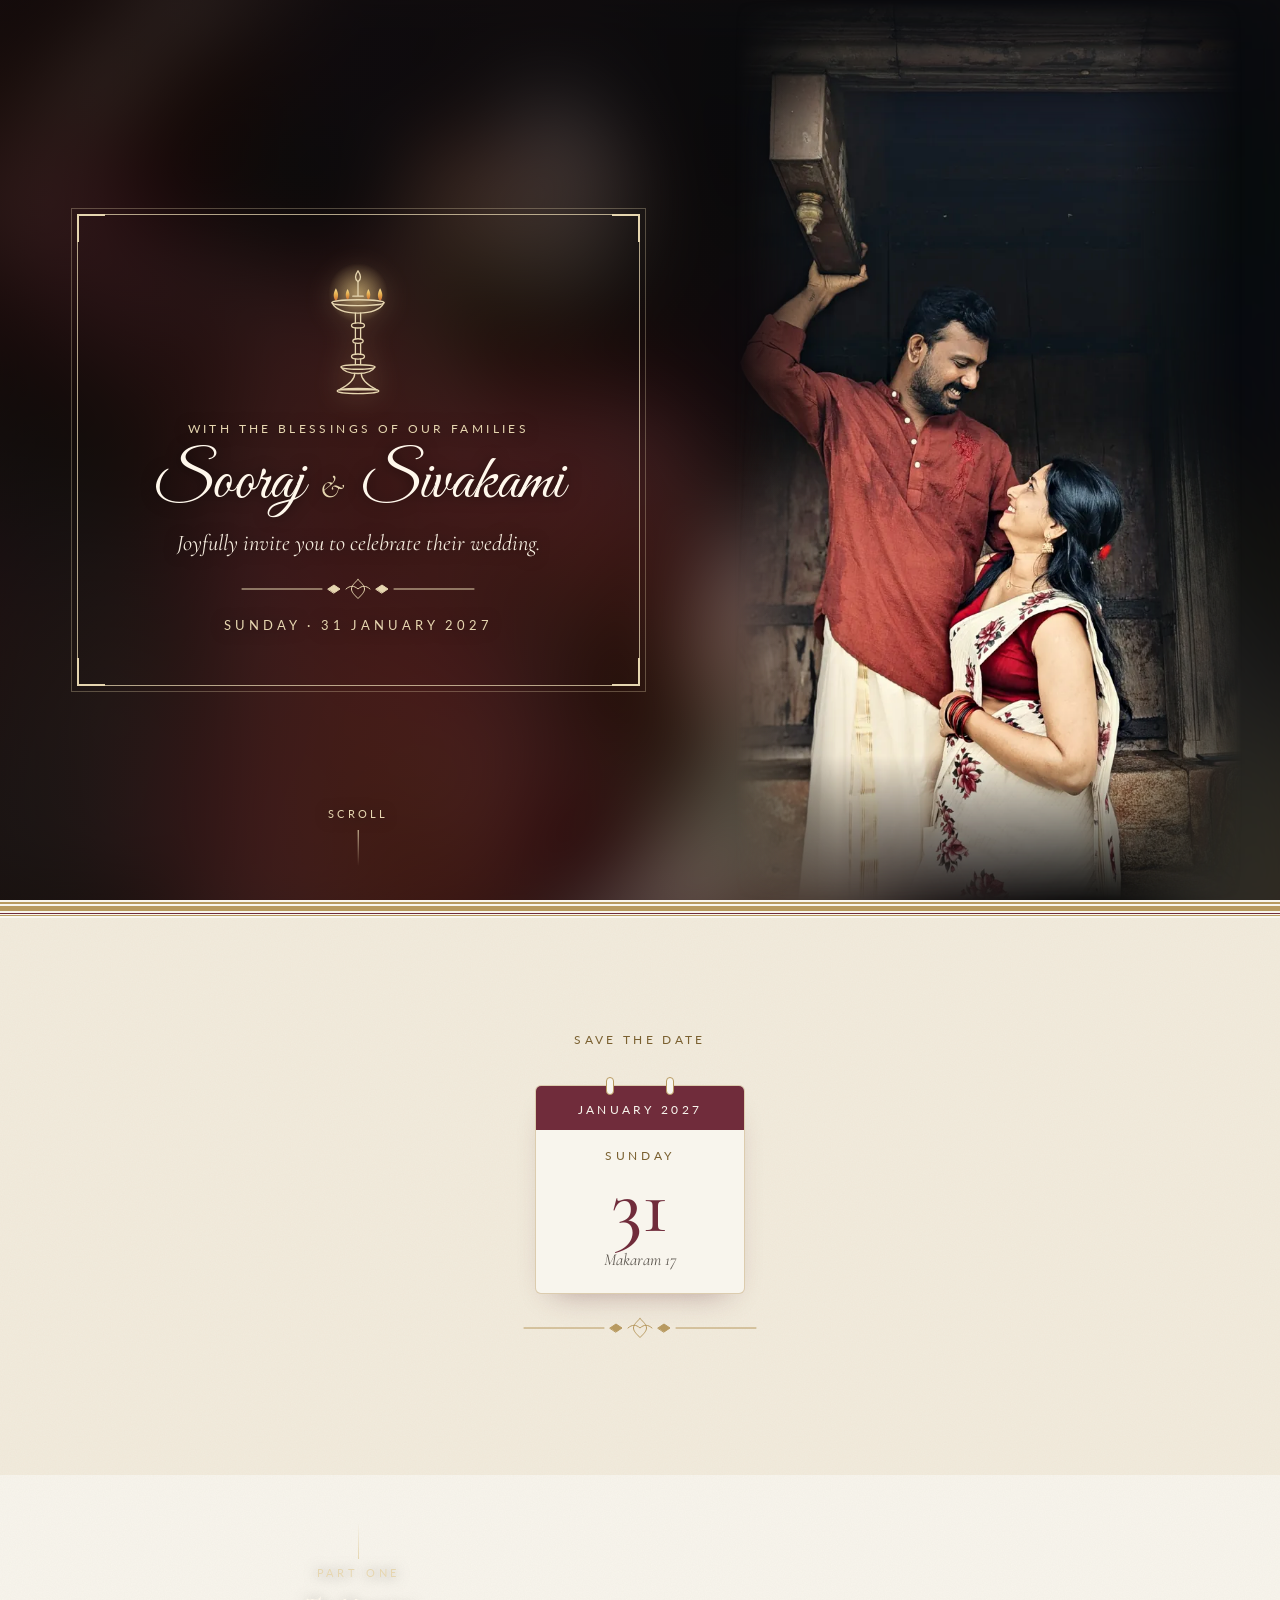
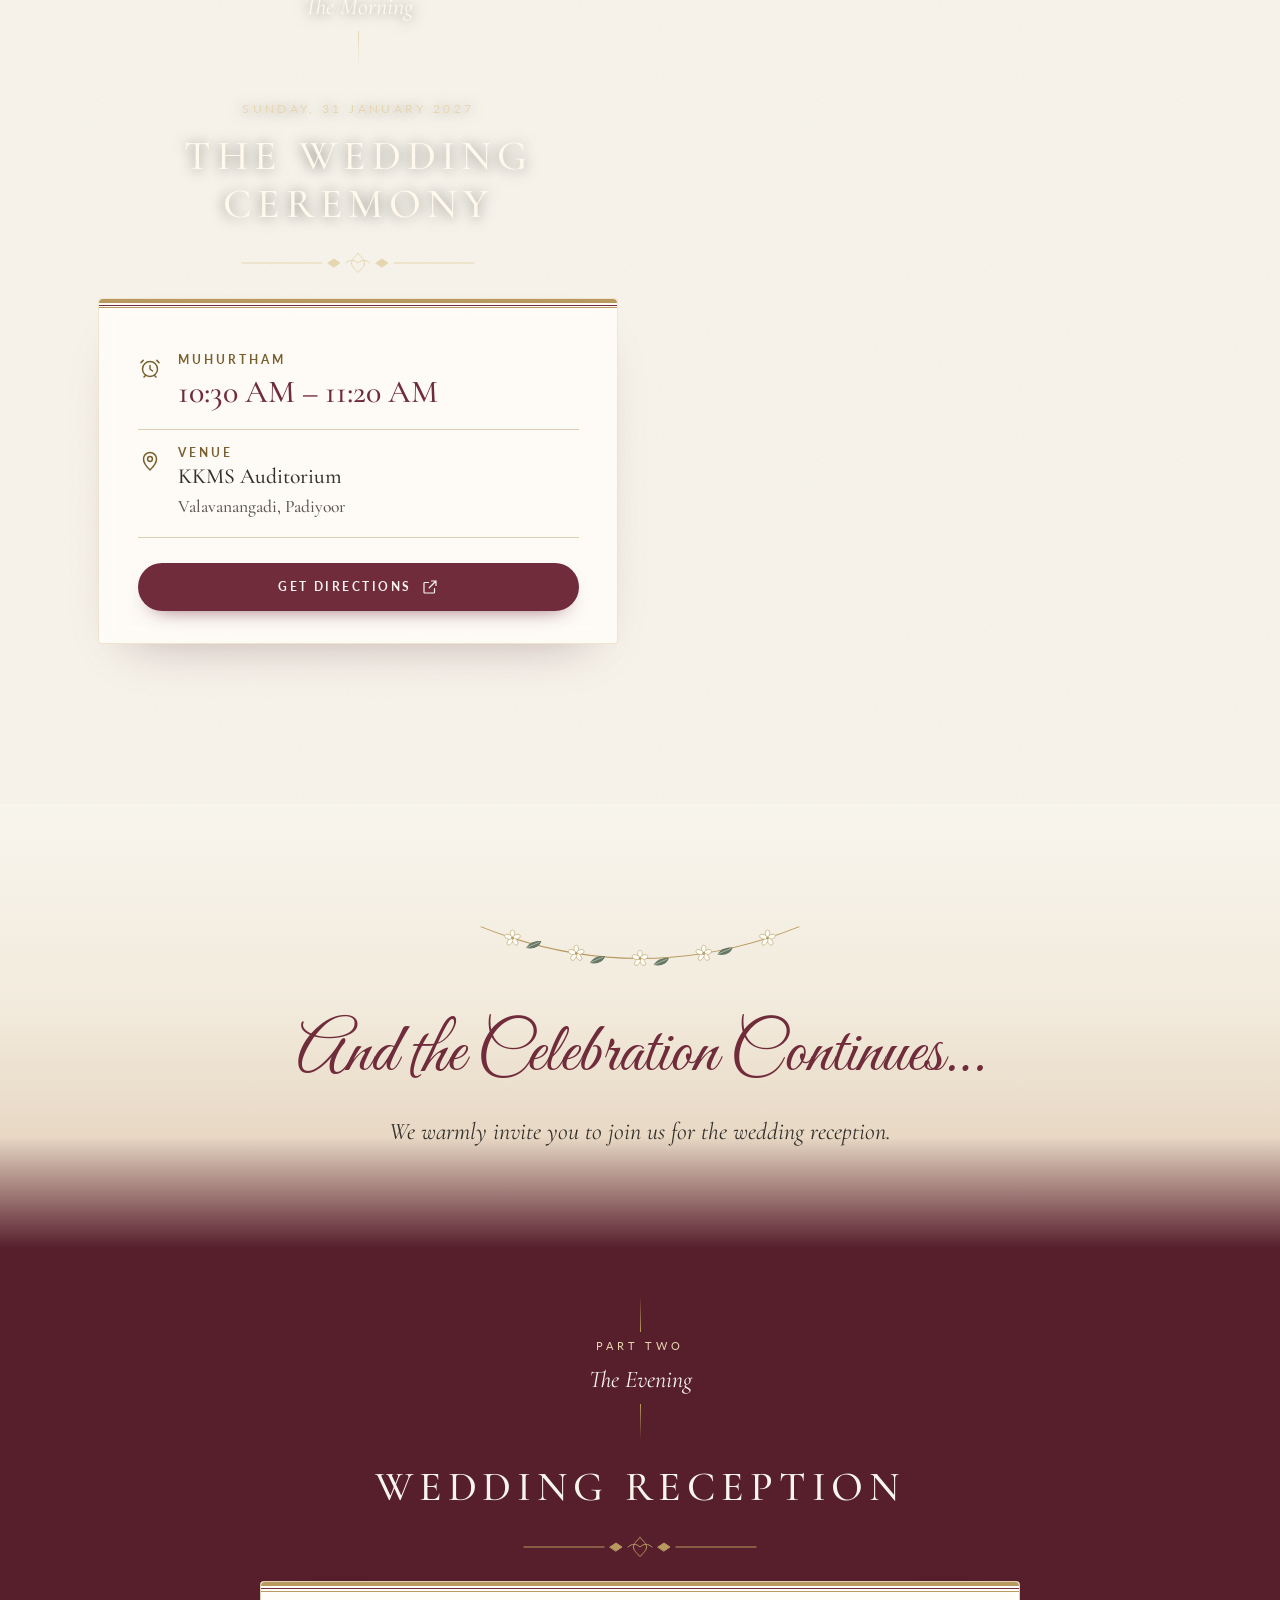
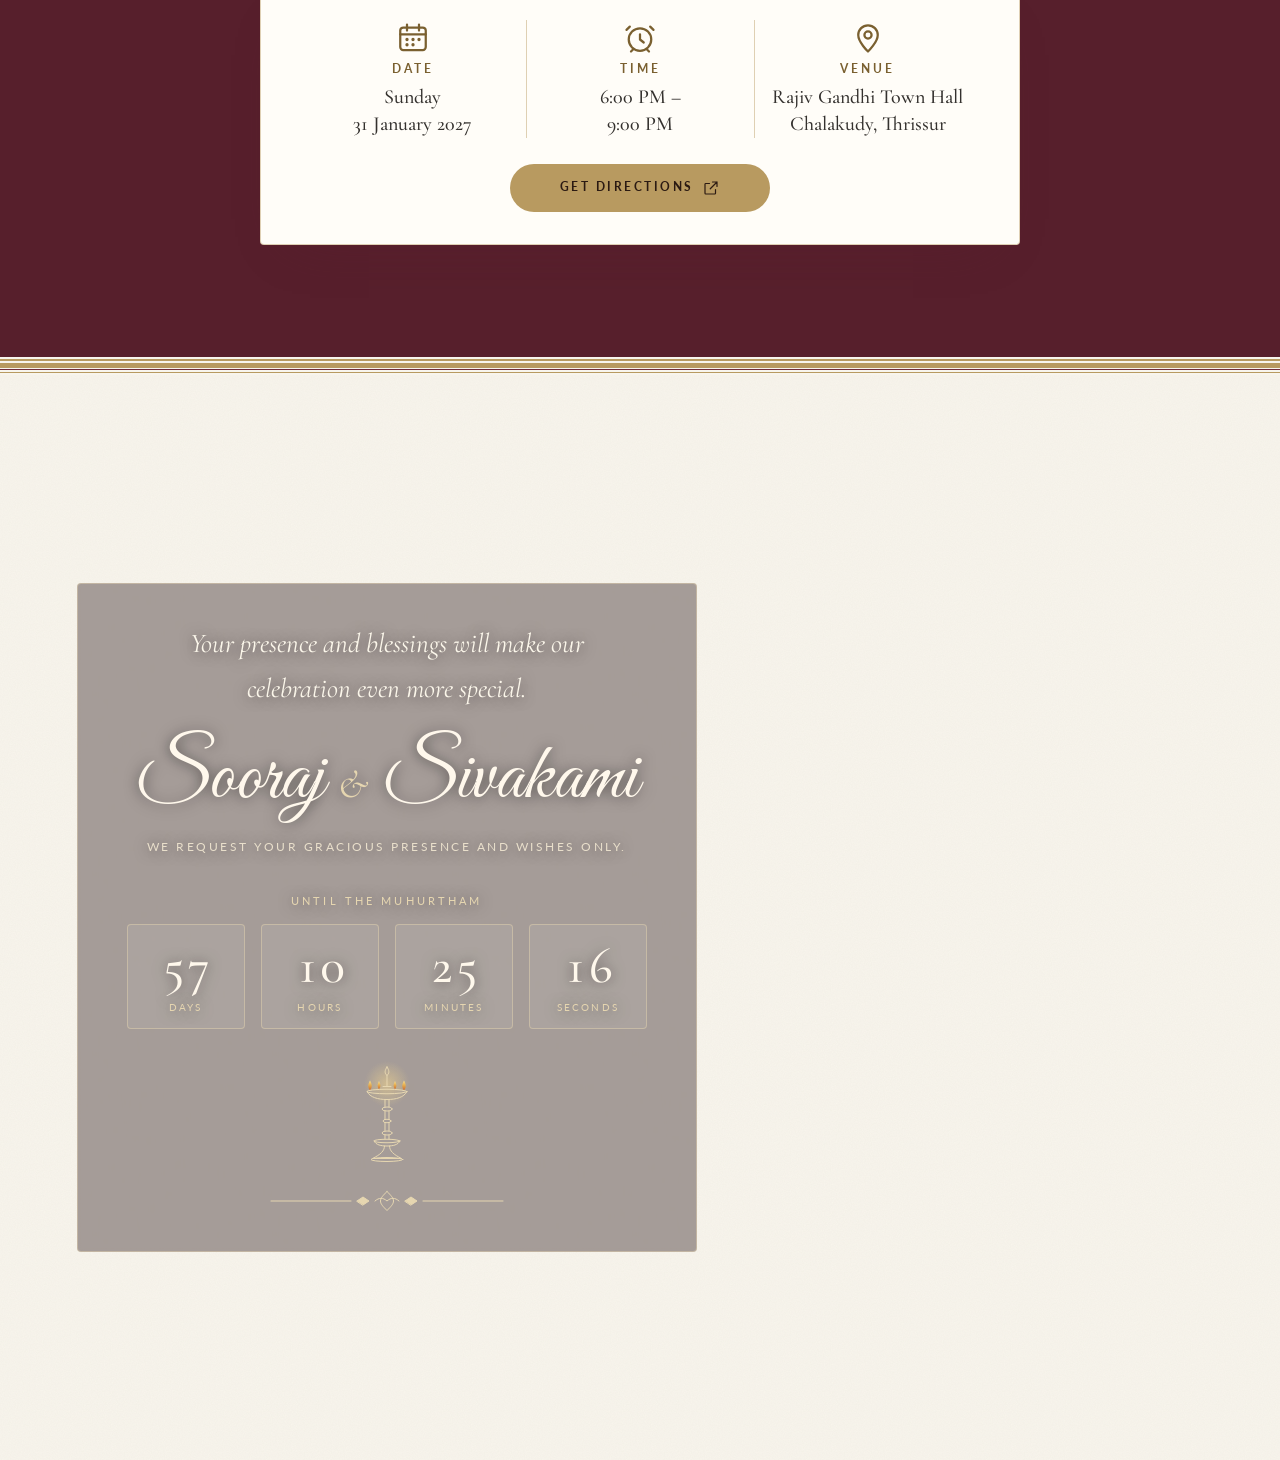
<file: index.html>
<!doctype html>
<html lang="en-IN">
<head>
  <meta charset="utf-8">
  <meta name="viewport" content="width=device-width, initial-scale=1, viewport-fit=cover">
  <title>Sooraj &amp; Sivakami | Wedding Invitation</title>
  <meta name="description" content="Wedding of Sooraj &amp; Sivakami, Sunday 31 January 2027. Muhurtham 10:30 AM, KKMS Auditorium, Padiyoor. Reception 6–9 PM, Rajiv Gandhi Town Hall, Chalakudy.">
  <meta name="theme-color" content="#702C3B">
  <meta name="color-scheme" content="light">
  <!-- Replace https://abhyakp.github.io/sooraj-wedding-invitation/ with the live URL before sharing (see README). -->
  <link rel="canonical" href="https://abhyakp.github.io/sooraj-wedding-invitation/">

  <!-- Open Graph (WhatsApp, Facebook) -->
  <meta property="og:type" content="website">
  <meta property="og:site_name" content="Sooraj &amp; Sivakami">
  <meta property="og:title" content="Sooraj &amp; Sivakami | Wedding Invitation">
  <meta property="og:description" content="Sunday, 31 January 2027 · Muhurtham 10:30 AM at KKMS Auditorium, Padiyoor · Reception 6:00 PM at Rajiv Gandhi Town Hall, Chalakudy.">
  <meta property="og:url" content="https://abhyakp.github.io/sooraj-wedding-invitation/">
  <meta property="og:image" content="https://abhyakp.github.io/sooraj-wedding-invitation/assets/images/og-image.jpg">
  <meta property="og:image:type" content="image/jpeg">
  <meta property="og:image:width" content="1200">
  <meta property="og:image:height" content="630">
  <meta property="og:image:alt" content="Wedding invitation card for Sooraj and Sivakami, 31 January 2027, with a traditional Kerala lamp">
  <meta property="og:locale" content="en_IN">
  <!-- Twitter / X -->
  <meta name="twitter:card" content="summary_large_image">
  <meta name="twitter:title" content="Sooraj &amp; Sivakami | Wedding Invitation">
  <meta name="twitter:description" content="Sunday, 31 January 2027 · Padiyoor &amp; Chalakudy, Thrissur.">
  <meta name="twitter:image" content="https://abhyakp.github.io/sooraj-wedding-invitation/assets/images/og-image.jpg">

  <link rel="icon" href="assets/icons/favicon.svg" type="image/svg+xml">
  <link rel="icon" href="assets/icons/favicon-32.png" sizes="32x32" type="image/png">
  <link rel="apple-touch-icon" href="assets/icons/apple-touch-icon.png">
  <link rel="manifest" href="site.webmanifest">

  <link rel="preconnect" href="https://fonts.googleapis.com">
  <link rel="preconnect" href="https://fonts.gstatic.com" crossorigin>
  <link rel="stylesheet" href="https://fonts.googleapis.com/css2?family=Cormorant+Garamond:ital,wght@0,400;0,500;0,600;1,400&family=Great+Vibes&family=Lato:wght@300;400;700&display=swap">
  <link rel="stylesheet" href="css/style.css?v=6">

  <script type="application/ld+json">
  {
    "@context": "https://schema.org",
    "@graph": [
      {
        "@type": "Event",
        "name": "Wedding Ceremony of Sooraj & Sivakami",
        "startDate": "2027-01-31T10:30:00+05:30",
        "endDate": "2027-01-31T11:20:00+05:30",
        "eventStatus": "https://schema.org/EventScheduled",
        "eventAttendanceMode": "https://schema.org/OfflineEventAttendanceMode",
        "description": "Wedding ceremony (Muhurtham 10:30 AM – 11:20 AM) of Sooraj and Sivakami.",
        "image": "https://abhyakp.github.io/sooraj-wedding-invitation/assets/images/og-image.jpg",
        "location": {
          "@type": "Place",
          "name": "KKMS Auditorium",
          "address": { "@type": "PostalAddress", "streetAddress": "Valavanangadi", "addressLocality": "Padiyoor", "addressRegion": "Kerala", "addressCountry": "IN" }
        },
        "organizer": { "@type": "Person", "name": "Mrs. Rajeswari S. & Mr. Sureshkumar C. K." }
      },
      {
        "@type": "Event",
        "name": "Wedding Reception of Sooraj & Sivakami",
        "startDate": "2027-01-31T18:00:00+05:30",
        "endDate": "2027-01-31T21:00:00+05:30",
        "eventStatus": "https://schema.org/EventScheduled",
        "eventAttendanceMode": "https://schema.org/OfflineEventAttendanceMode",
        "description": "Wedding reception of Sooraj and Sivakami, 6:00 PM – 9:00 PM.",
        "image": "https://abhyakp.github.io/sooraj-wedding-invitation/assets/images/og-image.jpg",
        "location": {
          "@type": "Place",
          "name": "Rajiv Gandhi Town Hall",
          "address": { "@type": "PostalAddress", "addressLocality": "Chalakudy", "addressRegion": "Thrissur, Kerala", "addressCountry": "IN" }
        },
        "organizer": { "@type": "Person", "name": "Mrs. Rajeswari S. & Mr. Sureshkumar C. K." }
      }
    ]
  }
  </script>
</head>
<body>
  <a class="skip-link" href="#main">Skip to the invitation</a>

  <!-- ===== Fixed couple photo (content scrolls over it) ===== -->
  <div class="photo-bg">
    <img class="photo-bg__blur" src="assets/images/couple-blur.jpg" alt="" aria-hidden="true">
    <picture>
      <source type="image/webp" srcset="assets/images/couple-720.webp 720w, assets/images/couple-1200.webp 1200w" sizes="(min-width: 900px) and (min-aspect-ratio: 1/1) 57vh, 100vw">
      <img class="photo-bg__img" src="assets/images/couple-1200.jpg" width="1200" height="2133" alt="Sooraj and Sivakami in traditional Kerala attire" fetchpriority="high" decoding="async">
    </picture>
  </div>

  <!-- ===== Icon sprite (decorative, reused via <use>) ===== -->
  <svg class="sprite" aria-hidden="true" focusable="false" width="0" height="0">
    <defs>
      <linearGradient id="flameGrad" x1="0" y1="1" x2="0" y2="0">
        <stop offset="0" stop-color="#C9672E"/>
        <stop offset=".55" stop-color="#E7B04F"/>
        <stop offset="1" stop-color="#F7DE94"/>
      </linearGradient>
      <radialGradient id="glowGrad">
        <stop offset="0" stop-color="#F3D58B" stop-opacity=".55"/>
        <stop offset="1" stop-color="#F3D58B" stop-opacity="0"/>
      </radialGradient>

      <symbol id="i-calendar" viewBox="0 0 24 24"><g fill="none" stroke="currentColor" stroke-width="1.5" stroke-linecap="round" stroke-linejoin="round"><rect x="3.5" y="5" width="17" height="15" rx="2"/><path d="M3.5 9.5h17M8 3v4M16 3v4"/><path d="M8 13h.01M12 13h.01M16 13h.01M8 16.5h.01M12 16.5h.01" stroke-width="2.2"/></g></symbol>
      <symbol id="i-clock" viewBox="0 0 24 24"><g fill="none" stroke="currentColor" stroke-width="1.5" stroke-linecap="round" stroke-linejoin="round"><circle cx="12" cy="13" r="7.5"/><path d="M12 9.5V13l2.5 2M5.2 4.4 3 6.6M18.8 4.4 21 6.6M7.5 19.5 6 21M16.5 19.5 18 21"/></g></symbol>
      <symbol id="i-pin" viewBox="0 0 24 24"><g fill="none" stroke="currentColor" stroke-width="1.5" stroke-linecap="round" stroke-linejoin="round"><path d="M12 21s-6.5-6.2-6.5-11a6.5 6.5 0 0 1 13 0c0 4.8-6.5 11-6.5 11z"/><circle cx="12" cy="10" r="2.4"/></g></symbol>
      <symbol id="i-arrow-up" viewBox="0 0 24 24"><path d="M12 19V5M6 11l6-6 6 6" fill="none" stroke="currentColor" stroke-width="1.8" stroke-linecap="round" stroke-linejoin="round"/></symbol>
      <symbol id="i-external" viewBox="0 0 24 24"><path d="M14 4h6v6M20 4l-9 9M18 14v5a1 1 0 0 1-1 1H5a1 1 0 0 1-1-1V7a1 1 0 0 1 1-1h5" fill="none" stroke="currentColor" stroke-width="1.6" stroke-linecap="round" stroke-linejoin="round"/></symbol>

      <symbol id="i-divider" viewBox="0 0 240 24"><g fill="none" stroke="currentColor" stroke-width="1" stroke-linecap="round" stroke-linejoin="round"><path d="M4 12h80M156 12h80"/><path d="M90 12l6-4 6 4-6 4z" fill="currentColor"/><path d="M138 12l6-4 6 4-6 4z" fill="currentColor"/><path d="M120 2.5c4 4 6.5 6.5 6.5 9.5s-2.5 5.5-6.5 9.5c-4-4-6.5-6.5-6.5-9.5s2.5-5.5 6.5-9.5z"/><path d="M108 12c4-3.6 8-3.6 12 0 4-3.6 8-3.6 12 0"/></g></symbol>

      <symbol id="i-jasmine" viewBox="-12 -12 24 24"><g fill="#FFFDF7" stroke="#B89A60" stroke-width=".7"><ellipse cy="-5.4" rx="2.9" ry="5"/><ellipse cy="-5.4" rx="2.9" ry="5" transform="rotate(72)"/><ellipse cy="-5.4" rx="2.9" ry="5" transform="rotate(144)"/><ellipse cy="-5.4" rx="2.9" ry="5" transform="rotate(216)"/><ellipse cy="-5.4" rx="2.9" ry="5" transform="rotate(288)"/></g><circle r="1.7" fill="#B89A60"/></symbol>
      <symbol id="i-leaf" viewBox="0 0 20 12"><path d="M1 10C5 3 13 1 19 2c-2 6-9 10-18 8z" fill="#667765"/><path d="M2 9.5C7 7 12 5 17 3" fill="none" stroke="#F2EBDD" stroke-width=".6"/></symbol>

    </defs>
  </svg>

  <main id="main">

    <!-- ===== 1. Hero ===== -->
    <section class="hero see-through" id="top" aria-labelledby="hero-title">
      <div class="hero__frame">
        <span class="corner corner--tl" aria-hidden="true"></span>
        <span class="corner corner--tr" aria-hidden="true"></span>
        <span class="corner corner--bl" aria-hidden="true"></span>
        <span class="corner corner--br" aria-hidden="true"></span>

        <svg class="vilakku hero__vilakku" viewBox="0 0 120 210" aria-hidden="true" focusable="false">
          <circle class="vilakku__glow" cx="60" cy="46" r="46" fill="url(#glowGrad)"/>
          <g fill="url(#flameGrad)">
            <path class="flame" d="M26 59c-5-6-4-13 0-20 4 7 5 14 0 20z"/>
            <path class="flame flame--2" d="M44 57c-4-5-3.5-11 0-17 3.5 6 4 12 0 17z"/>
            <path class="flame flame--3" d="M76 57c-4-5-3.5-11 0-17 3.5 6 4 12 0 17z"/>
            <path class="flame flame--2" d="M94 59c-5-6-4-13 0-20 4 7 5 14 0 20z"/>
          </g>
          <g fill="none" stroke="currentColor" stroke-width="2" stroke-linecap="round" stroke-linejoin="round">
            <path d="M60 12c-5 7-5 13 0 17 5-4 5-10 0-17z"/><path d="M60 29v22M52 51h16"/>
            <ellipse cx="60" cy="61" rx="40" ry="4.5"/><path d="M20 61c6 12 22 16 40 16s34-4 40-16"/>
            <path d="M56 77v15M64 77v15"/><ellipse cx="60" cy="96" rx="10" ry="4"/>
            <path d="M56 100v16M64 100v16"/><ellipse cx="60" cy="120" rx="8" ry="3.5"/>
            <path d="M56 124v16M64 124v16"/><ellipse cx="60" cy="144" rx="10" ry="4"/>
            <path d="M56 148v8M64 148v8"/><ellipse cx="60" cy="160" rx="26" ry="3.5"/>
            <path d="M34 160c4 8 14 10 26 10s22-2 26-10"/>
            <path d="M55 170c0 10-8 17-24 25h58c-16-8-24-15-24-25"/><ellipse cx="60" cy="197" rx="32" ry="4"/>
          </g>
        </svg>

        <p class="eyebrow hero__eyebrow">With the blessings of our families</p>
        <h1 class="hero__names" id="hero-title">
          <span class="hero__name">Sooraj</span>
          <span class="hero__amp" aria-label="and">&amp;</span>
          <span class="hero__name">Sivakami</span>
        </h1>
        <p class="hero__lede">Joyfully invite you to celebrate their wedding.</p>
        <svg class="divider hero__divider" aria-hidden="true" focusable="false"><use href="#i-divider"/></svg>
        <p class="hero__date">Sunday &middot; 31 January 2027</p>
      </div>

      <a href="#date" class="scroll-cue">
        <span class="scroll-cue__text">Scroll</span>
        <span class="scroll-cue__line" aria-hidden="true"></span>
      </a>
    </section>

    <div class="kasavu" aria-hidden="true"></div>

    <!-- ===== 3. Date ===== -->
    <section class="section section--cream date" id="date" aria-labelledby="date-title">
      <div class="container">
        <p class="eyebrow reveal">Save the date</p>
        <h2 class="sr-only" id="date-title">Sunday, 31 January 2027 (1202 Makaram 17)</h2>

        <div class="calendar reveal" aria-hidden="true">
          <div class="calendar__rings"><span></span><span></span></div>
          <div class="calendar__head">January 2027</div>
          <div class="calendar__body">
            <span class="calendar__day">Sunday</span>
            <span class="calendar__num">31</span>
            <span class="calendar__alt">Makaram 17</span>
          </div>
        </div>
        <svg class="divider reveal" aria-hidden="true" focusable="false"><use href="#i-divider"/></svg>
      </div>
    </section>

    <!-- ===== PART ONE · MORNING ===== -->
    <div class="chapter chapter--morning see-through" aria-hidden="true">
      <span class="chapter__label">Part One</span>
      <span class="chapter__title">The Morning</span>
    </div>

    <!-- ===== 4. Wedding ceremony ===== -->
    <section class="section wedding see-through" id="wedding" aria-labelledby="wedding-title">
      <div class="container">
        <p class="eyebrow reveal">Sunday, 31 January 2027</p>
        <h2 class="section-title section-title--caps reveal" id="wedding-title">The Wedding Ceremony</h2>
        <svg class="divider reveal" aria-hidden="true" focusable="false"><use href="#i-divider"/></svg>

        <div class="event-card reveal">
          <div class="event-card__kasavu" aria-hidden="true"></div>
          <div class="event-card__item">
            <svg class="icon" aria-hidden="true" focusable="false"><use href="#i-clock"/></svg>
            <div>
              <h3 class="event-card__label">Muhurtham</h3>
              <p class="event-card__value event-card__value--lg">10:30 AM – 11:20 AM</p>
            </div>
          </div>
          <div class="event-card__item">
            <svg class="icon" aria-hidden="true" focusable="false"><use href="#i-pin"/></svg>
            <div>
              <h3 class="event-card__label">Venue</h3>
              <p class="event-card__value">KKMS Auditorium<br><span class="muted">Valavanangadi, Padiyoor</span></p>
            </div>
          </div>
          <a class="btn btn--primary" href="https://www.google.com/maps/search/?api=1&amp;query=KKMS+Auditorium+Valavanangadi+Padiyoor" target="_blank" rel="noopener">
            Get Directions <svg class="icon icon--sm" aria-hidden="true" focusable="false"><use href="#i-external"/></svg>
            <span class="sr-only">(opens Google Maps in a new tab)</span>
          </a>
        </div>
      </div>
    </section>

    <!-- ===== 8. Transition ===== -->
    <section class="section transition" id="celebration" aria-labelledby="transition-title">
      <div class="container">
        <svg class="garland" viewBox="0 0 320 60" aria-hidden="true" focusable="false">
          <path d="M10 10 Q160 70 310 10" fill="none" stroke="#B89A60" stroke-width="1"/>
          <use href="#i-leaf" x="52" y="22" width="16" height="10"/>
          <use href="#i-leaf" x="112" y="36" width="16" height="10"/>
          <use href="#i-leaf" x="172" y="38" width="16" height="10"/>
          <use href="#i-leaf" x="232" y="28" width="16" height="10"/>
          <use href="#i-jasmine" x="31" y="11.8" width="18" height="18"/>
          <use href="#i-jasmine" x="91" y="26.2" width="18" height="18"/>
          <use href="#i-jasmine" x="151" y="31" width="18" height="18"/>
          <use href="#i-jasmine" x="211" y="26.2" width="18" height="18"/>
          <use href="#i-jasmine" x="271" y="11.8" width="18" height="18"/>
        </svg>
        <h2 class="transition__title reveal" id="transition-title">And the Celebration Continues…</h2>
        <p class="transition__text reveal">We warmly invite you to join us for the wedding reception.</p>
      </div>
    </section>

    <!-- ===== PART TWO · EVENING ===== -->
    <div class="chapter chapter--evening" aria-hidden="true">
      <span class="chapter__label">Part Two</span>
      <span class="chapter__title">The Evening</span>
    </div>

    <!-- ===== 9. Reception ===== -->
    <section class="section reception" id="reception" aria-labelledby="reception-title">
      <div class="container">
        <h2 class="section-title section-title--caps reveal" id="reception-title">Wedding Reception</h2>
        <svg class="divider reveal" aria-hidden="true" focusable="false"><use href="#i-divider"/></svg>

        <div class="event-card event-card--evening reveal">
          <div class="event-card__kasavu" aria-hidden="true"></div>
          <div class="event-card__trio">
            <div class="event-card__cell">
              <svg class="icon icon--lg" aria-hidden="true" focusable="false"><use href="#i-calendar"/></svg>
              <h3 class="event-card__label">Date</h3>
              <p class="event-card__value">Sunday<br>31 January 2027</p>
            </div>
            <div class="event-card__cell">
              <svg class="icon icon--lg" aria-hidden="true" focusable="false"><use href="#i-clock"/></svg>
              <h3 class="event-card__label">Time</h3>
              <p class="event-card__value">6:00 PM –<br>9:00 PM</p>
            </div>
            <div class="event-card__cell">
              <svg class="icon icon--lg" aria-hidden="true" focusable="false"><use href="#i-pin"/></svg>
              <h3 class="event-card__label">Venue</h3>
              <p class="event-card__value">Rajiv Gandhi Town Hall<br>Chalakudy, Thrissur</p>
            </div>
          </div>

          <a class="btn btn--gold" href="https://www.google.com/maps/search/?api=1&amp;query=Rajiv+Gandhi+Town+Hall+Chalakudy+Thrissur" target="_blank" rel="noopener">
            Get Directions <svg class="icon icon--sm" aria-hidden="true" focusable="false"><use href="#i-external"/></svg>
            <span class="sr-only">(opens Google Maps in a new tab)</span>
          </a>
        </div>
      </div>
    </section>

    <div class="kasavu" aria-hidden="true"></div>

    <!-- ===== 13. Closing ===== -->
    <section class="section closing see-through" id="closing" aria-labelledby="closing-title">
      <div class="container">
        <p class="closing__text reveal">Your presence and blessings will make our celebration even more special.</p>
        <h2 class="closing__names reveal" id="closing-title">Sooraj <span aria-label="and">&amp;</span> Sivakami</h2>
        <p class="closing__note reveal">We request your gracious presence and wishes only.</p>
        <div class="countdown countdown--closing reveal" data-countdown="wedding">
          <p class="countdown__caption">Until the Muhurtham</p>
          <div class="countdown__grid" data-cd-grid role="timer" aria-label="Time remaining until the wedding Muhurtham">
            <div class="countdown__unit"><span class="countdown__num" data-cd="days">--</span><span class="countdown__lbl">Days</span></div>
            <div class="countdown__unit"><span class="countdown__num" data-cd="hours">--</span><span class="countdown__lbl">Hours</span></div>
            <div class="countdown__unit"><span class="countdown__num" data-cd="minutes">--</span><span class="countdown__lbl">Minutes</span></div>
            <div class="countdown__unit"><span class="countdown__num" data-cd="seconds">--</span><span class="countdown__lbl">Seconds</span></div>
          </div>
          <p class="countdown__status" data-cd-status aria-live="polite" hidden></p>
        </div>

        <svg class="vilakku closing__vilakku reveal" viewBox="0 0 120 210" aria-hidden="true" focusable="false">
          <circle class="vilakku__glow" cx="60" cy="46" r="46" fill="url(#glowGrad)"/>
          <g fill="url(#flameGrad)">
            <path class="flame" d="M26 59c-5-6-4-13 0-20 4 7 5 14 0 20z"/>
            <path class="flame flame--2" d="M44 57c-4-5-3.5-11 0-17 3.5 6 4 12 0 17z"/>
            <path class="flame flame--3" d="M76 57c-4-5-3.5-11 0-17 3.5 6 4 12 0 17z"/>
            <path class="flame flame--2" d="M94 59c-5-6-4-13 0-20 4 7 5 14 0 20z"/>
          </g>
          <g fill="none" stroke="currentColor" stroke-width="2" stroke-linecap="round" stroke-linejoin="round">
            <path d="M60 12c-5 7-5 13 0 17 5-4 5-10 0-17z"/><path d="M60 29v22M52 51h16"/>
            <ellipse cx="60" cy="61" rx="40" ry="4.5"/><path d="M20 61c6 12 22 16 40 16s34-4 40-16"/>
            <path d="M56 77v15M64 77v15"/><ellipse cx="60" cy="96" rx="10" ry="4"/>
            <path d="M56 100v16M64 100v16"/><ellipse cx="60" cy="120" rx="8" ry="3.5"/>
            <path d="M56 124v16M64 124v16"/><ellipse cx="60" cy="144" rx="10" ry="4"/>
            <path d="M56 148v8M64 148v8"/><ellipse cx="60" cy="160" rx="26" ry="3.5"/>
            <path d="M34 160c4 8 14 10 26 10s22-2 26-10"/>
            <path d="M55 170c0 10-8 17-24 25h58c-16-8-24-15-24-25"/><ellipse cx="60" cy="197" rx="32" ry="4"/>
          </g>
        </svg>
        <svg class="divider reveal" aria-hidden="true" focusable="false"><use href="#i-divider"/></svg>
      </div>
    </section>
  </main>

  <!-- ===== Floating controls ===== -->
  <a class="fab back-to-top" id="backToTop" href="#top" aria-label="Back to top">
    <svg class="icon" aria-hidden="true" focusable="false"><use href="#i-arrow-up"/></svg>
  </a>

  <script src="js/script.js?v=5" defer></script>
</body>
</html>
</file>
<file: css/style.css>
/* ==========================================================================
   Sooraj & Sivakami — Wedding Invitation
   Minimal Kerala Traditional · mobile-first · no frameworks
   ========================================================================== */

:root {
  --ivory: #F8F5ED;
  --cream: #F2EBDD;
  --maroon: #702C3B;
  --maroon-deep: #571F2C;
  --gold: #B89A60;
  --gold-deep: #7A6030;      /* gold tone that passes contrast for small text */
  --gold-soft: #E6D6B0;
  --green: #667765;
  --charcoal: #34312E;
  --muted: #5F5952;
  --line: rgba(184, 154, 96, .45);
  --error: #9B1C1C;

  --font-head: "Cormorant Garamond", Georgia, "Times New Roman", serif;
  --font-body: "Lato", system-ui, -apple-system, "Segoe UI", sans-serif;
  --font-script: "Great Vibes", "Brush Script MT", cursive;

  --gutter: 16px;
  --max: 1080px;
  --radius: 4px;
  --ease: cubic-bezier(.22, .61, .36, 1);

  --paper: url("data:image/svg+xml,%3Csvg xmlns='http://www.w3.org/2000/svg' width='180' height='180'%3E%3Cfilter id='n'%3E%3CfeTurbulence type='fractalNoise' baseFrequency='.85' numOctaves='2' stitchTiles='stitch'/%3E%3CfeColorMatrix values='0 0 0 0 .45 0 0 0 0 .38 0 0 0 0 .25 0 0 0 .07 0'/%3E%3C/filter%3E%3Crect width='100%25' height='100%25' filter='url(%23n)'/%3E%3C/svg%3E");
}

/* ---------- Reset & base ---------- */
*, *::before, *::after { box-sizing: border-box; }
html { -webkit-text-size-adjust: 100%; scroll-behavior: smooth; color-scheme: light; }
body {
  margin: 0;
  font-family: var(--font-body);
  font-size: 1rem;
  line-height: 1.65;
  color: var(--charcoal);
  background: var(--ivory) var(--paper);
  overflow-x: hidden;
  -webkit-font-smoothing: antialiased;
  text-rendering: optimizeLegibility;
}
h1, h2, h3 { margin: 0; font-weight: 500; line-height: 1.15; }
p { margin: 0; }
img, svg { display: block; max-width: 100%; }
a { color: var(--maroon); }
button, input { font: inherit; color: inherit; }
[hidden] { display: none !important; }
:focus-visible { outline: 2px solid var(--maroon); outline-offset: 3px; border-radius: 2px; }

.sr-only {
  position: absolute !important; width: 1px; height: 1px; padding: 0; margin: -1px;
  overflow: hidden; clip: rect(0 0 0 0); white-space: nowrap; border: 0;
}
.sprite { position: absolute; width: 0; height: 0; overflow: hidden; }
.skip-link {
  position: absolute; left: var(--gutter); top: -60px; z-index: 100;
  background: var(--maroon); color: var(--ivory); padding: .6rem 1rem; border-radius: var(--radius);
  text-decoration: none; transition: top .2s;
}
.skip-link:focus { top: 12px; }
.muted { color: var(--muted); }

/* ---------- Layout helpers ---------- */
.container { width: 100%; max-width: var(--max); margin: 0 auto; padding: 0 var(--gutter); text-align: center; }
.container--narrow { max-width: 620px; }
.section { padding: clamp(4rem, 12vw, 7rem) 0; position: relative; }
.section--cream { background: var(--cream) var(--paper); }

.eyebrow {
  font-family: var(--font-body); font-size: .75rem; letter-spacing: .28em; text-transform: uppercase;
  color: var(--gold-deep); margin-bottom: .9rem;
}
.section-title {
  font-family: var(--font-head); font-weight: 500; color: var(--maroon);
  font-size: clamp(2rem, 7vw, 3.1rem); letter-spacing: .01em;
}
.section-title--caps { text-transform: uppercase; letter-spacing: .14em; font-size: clamp(1.6rem, 6.2vw, 2.6rem); }
.section-intro { max-width: 34rem; margin: 1rem auto 0; color: var(--muted); }

.divider { width: min(240px, 70%); height: 24px; margin: 1.4rem auto; color: var(--gold); }

.icon { width: 24px; height: 24px; flex: none; color: var(--gold-deep); }
.icon--sm { width: 18px; height: 18px; color: currentColor; }
.icon--lg { width: 36px; height: 36px; }

/* Kasavu band: ivory cloth with gold & thin maroon stripes */
.kasavu {
  height: 18px;
  background:
    linear-gradient(var(--gold), var(--gold)) 0 2px / 100% 2px no-repeat,
    linear-gradient(var(--gold), var(--gold)) 0 6px / 100% 5px no-repeat,
    linear-gradient(var(--maroon), var(--maroon)) 0 12.5px / 100% 1px no-repeat,
    linear-gradient(var(--gold), var(--gold)) 0 15px / 100% 1px no-repeat,
    var(--ivory);
}

/* ---------- 1. Hero ---------- */
.hero {
  min-height: 100vh; min-height: 100svh;
  display: grid; place-items: center;
  padding: 32px var(--gutter) 84px;
  position: relative; text-align: center;
  background:
    radial-gradient(ellipse at 50% 30%, rgba(243, 213, 139, .22), transparent 60%),
    var(--ivory) var(--paper);
}
.hero__frame {
  position: relative; width: 100%; max-width: 640px;
  padding: clamp(2rem, 7vw, 3.5rem) clamp(1.2rem, 5vw, 3rem);
  border: 1px solid var(--gold);
  outline: 1px solid var(--line); outline-offset: 6px;
  margin: 6px;
}
.corner { position: absolute; width: 28px; height: 28px; border-color: var(--maroon); border-style: solid; border-width: 0; }
.corner--tl { top: -1px; left: -1px; border-top-width: 2px; border-left-width: 2px; }
.corner--tr { top: -1px; right: -1px; border-top-width: 2px; border-right-width: 2px; }
.corner--bl { bottom: -1px; left: -1px; border-bottom-width: 2px; border-left-width: 2px; }
.corner--br { bottom: -1px; right: -1px; border-bottom-width: 2px; border-right-width: 2px; }

.vilakku { color: var(--gold); overflow: visible; }
.hero__vilakku { width: clamp(64px, 18vw, 92px); height: auto; aspect-ratio: 120 / 210; margin: 0 auto 1.4rem; }
.flame { transform-box: fill-box; transform-origin: 50% 100%; animation: flicker 2.6s ease-in-out infinite; }
.flame--2 { animation-duration: 3.1s; animation-delay: -.8s; }
.flame--3 { animation-duration: 2.3s; animation-delay: -1.4s; }
.vilakku__glow { animation: glow 4s ease-in-out infinite; transform-box: fill-box; transform-origin: center; }

.hero__eyebrow { animation: fadeUp 1s .2s var(--ease) both; }
.hero__names {
  font-family: var(--font-script); font-weight: 400; color: var(--maroon);
  font-size: clamp(3.3rem, 15vw, 6.4rem); line-height: 1.05;
  display: flex; flex-direction: column; align-items: center;
}
.hero__name { display: block; animation: nameReveal 1.3s var(--ease) both; }
.hero__name:last-child { animation-delay: .55s; }
.hero__amp { font-family: var(--font-head); font-style: italic; font-size: .42em; color: var(--gold-deep); line-height: 1; margin: .1em 0; animation: fadeIn 1s .4s both; }
.hero__lede { font-family: var(--font-head); font-style: italic; font-size: clamp(1.2rem, 4.6vw, 1.55rem); color: var(--charcoal); margin-top: 1.2rem; animation: fadeUp 1s .9s var(--ease) both; }
.hero__divider { animation: fadeIn 1.2s 1.1s both; }
.hero__date { font-size: .82rem; letter-spacing: .3em; text-transform: uppercase; color: var(--maroon); animation: fadeIn 1.2s 1.25s both; }

@media (min-width: 760px) {
  .hero__frame { max-width: 860px; }
  .hero__names { flex-direction: row; justify-content: center; gap: .3em; align-items: baseline; font-size: clamp(4rem, 7.4vw, 5.8rem); }
  .hero__amp { font-size: .5em; }
}

.scroll-cue {
  position: absolute; bottom: max(18px, env(safe-area-inset-bottom)); left: 50%; transform: translateX(-50%);
  display: flex; flex-direction: column; align-items: center; gap: .45rem;
  color: var(--gold-deep); text-decoration: none; font-size: .68rem; letter-spacing: .3em; text-transform: uppercase;
  min-width: 44px; padding: 4px; animation: fadeIn 1s 1.6s both;
}
.scroll-cue__line { width: 1px; height: 36px; background: linear-gradient(var(--gold), transparent); position: relative; overflow: hidden; }
.scroll-cue__line::after { content: ""; position: absolute; left: 0; top: -40%; width: 1px; height: 40%; background: var(--maroon); animation: scrollLine 2.2s ease-in-out infinite; }

/* ---------- 3. Date ---------- */
.calendar {
  width: 210px; margin: 2.2rem auto .5rem; position: relative;
  background: var(--ivory); border: 1px solid var(--line); border-radius: 6px;
  box-shadow: 0 14px 30px -18px rgba(87, 31, 44, .45);
}
.calendar__rings { position: absolute; top: -9px; left: 0; right: 0; display: flex; justify-content: space-around; padding: 0 44px; }
.calendar__rings span { width: 8px; height: 18px; border-radius: 4px; background: var(--ivory); border: 1.5px solid var(--gold); }
.calendar__head { background: var(--maroon); color: var(--ivory); font-size: .74rem; letter-spacing: .28em; text-transform: uppercase; padding: .85rem .5rem .65rem; border-radius: 5px 5px 0 0; }
.calendar__body { display: flex; flex-direction: column; padding: 1rem .5rem 1.2rem; }
.calendar__day { font-size: .78rem; letter-spacing: .3em; text-transform: uppercase; color: var(--gold-deep); }
.calendar__num { font-family: var(--font-head); font-size: 5rem; line-height: 1; color: var(--maroon); font-weight: 500; }
.calendar__alt { font-family: var(--font-head); font-style: italic; color: var(--muted); font-size: 1.05rem; }

/* ---------- Chapter markers ---------- */
.chapter { display: flex; flex-direction: column; align-items: center; gap: .3rem; padding: 3rem var(--gutter) 0; text-align: center; }
.chapter::before, .chapter::after { content: ""; width: 1px; height: 36px; background: linear-gradient(transparent, var(--gold)); }
.chapter::after { background: linear-gradient(var(--gold), transparent); }
.chapter__label { font-size: .7rem; letter-spacing: .34em; text-transform: uppercase; color: var(--gold-deep); }
.chapter__title { font-family: var(--font-head); font-style: italic; font-size: 1.5rem; color: var(--maroon); }
.chapter--evening { background: var(--maroon-deep); padding-top: 3rem; }
.chapter--evening .chapter__label { color: var(--gold-soft); }
.chapter--evening .chapter__title { color: var(--ivory); }
.wedding { padding-top: 2.5rem; }

/* ---------- Event cards ---------- */
.event-card {
  position: relative; max-width: 520px; margin: 1rem auto 0;
  background: #FFFDF8; border: 1px solid var(--line); border-radius: var(--radius);
  padding: 2.4rem clamp(1.2rem, 5vw, 2.4rem) 2rem;
  box-shadow: 0 24px 50px -32px rgba(87, 31, 44, .4);
  text-align: left;
}
.event-card__kasavu {
  position: absolute; left: 0; right: 0; top: 0; height: 10px; border-radius: var(--radius) var(--radius) 0 0;
  background:
    linear-gradient(var(--gold), var(--gold)) 0 0 / 100% 4px no-repeat,
    linear-gradient(var(--maroon), var(--maroon)) 0 6px / 100% 1px no-repeat,
    linear-gradient(var(--gold), var(--gold)) 0 8.5px / 100% 1px no-repeat;
}
.event-card__item { display: flex; gap: 1rem; align-items: flex-start; padding: 1rem 0; border-bottom: 1px solid var(--line); }
.event-card__item:first-of-type { padding-top: .2rem; }
.event-card__item .icon { margin-top: .2rem; }
.event-card__label { font-family: var(--font-body); font-size: .72rem; font-weight: 700; letter-spacing: .26em; text-transform: uppercase; color: var(--gold-deep); }
.event-card__value { font-family: var(--font-head); font-size: 1.35rem; line-height: 1.35; color: var(--charcoal); margin-top: .2rem; font-weight: 500; }
.event-card__value--lg { font-size: clamp(1.6rem, 6vw, 2rem); color: var(--maroon); }
.event-card__value .muted { font-size: 1.1rem; }
.event-card .btn { margin-top: 1.6rem; width: 100%; }

/* ---------- Buttons ---------- */
.btn {
  display: inline-flex; align-items: center; justify-content: center; gap: .55rem;
  min-height: 48px; padding: .75rem 1.6rem; border-radius: 999px; border: 1px solid transparent;
  font-size: .78rem; font-weight: 700; letter-spacing: .2em; text-transform: uppercase; text-decoration: none;
  cursor: pointer; transition: background-color .3s var(--ease), color .3s var(--ease), border-color .3s, transform .3s var(--ease), box-shadow .3s;
}
.btn:hover { transform: translateY(-2px); }
.btn:active { transform: translateY(0); }
.btn--primary { background: var(--maroon); color: var(--ivory); box-shadow: 0 10px 22px -14px rgba(112, 44, 59, .9); }
.btn--primary:hover { background: var(--maroon-deep); }
.btn--gold { background: var(--gold); color: #2B1A12; }
.btn--gold:hover { background: #C9AE78; }
.btn--block { width: 100%; }
.link-quiet { display: inline-block; margin-top: 1.2rem; padding: .6rem 0; font-size: .78rem; letter-spacing: .2em; text-transform: uppercase; color: var(--maroon); text-decoration-color: var(--gold); text-underline-offset: 6px; }

/* ---------- 7. Countdown ---------- */
.countdown { margin-top: 2rem; }
.countdown__grid { display: grid; grid-template-columns: repeat(4, minmax(0, 1fr)); gap: clamp(.4rem, 2vw, 1rem); max-width: 520px; margin: 0 auto; }
.countdown__unit {
  display: flex; flex-direction: column; align-items: center; padding: 1rem .25rem .8rem;
  border: 1px solid var(--line); border-radius: var(--radius); background: rgba(255, 253, 248, .75);
}
.countdown__num { font-family: var(--font-head); font-size: clamp(2rem, 9vw, 3.2rem); line-height: 1; color: var(--maroon); font-variant-numeric: tabular-nums; font-weight: 500; }
.countdown__num.tick { animation: tick .5s var(--ease); }
.countdown__lbl { margin-top: .45rem; font-size: .62rem; letter-spacing: .22em; text-transform: uppercase; color: var(--gold-deep); }
.countdown__status { font-family: var(--font-head); font-style: italic; font-size: clamp(1.3rem, 5vw, 1.7rem); color: var(--maroon); max-width: 30rem; margin: 0 auto; }
.countdown__caption { text-align: center; font-size: .7rem; letter-spacing: .28em; text-transform: uppercase; color: var(--gold-deep); margin-bottom: .8rem; }

/* ---------- 8. Transition ---------- */
.transition {
  background: linear-gradient(var(--ivory) 0%, var(--cream) 45%, #E8D8C4 75%, var(--maroon-deep) 100%);
  padding-bottom: 0;
}
.transition .container { padding-bottom: clamp(4rem, 12vw, 6rem); }
.garland { width: min(340px, 92%); height: auto; aspect-ratio: 320 / 60; margin: 0 auto 2rem; animation: sway 8s ease-in-out infinite; transform-origin: 50% 0; }
.transition__title { font-family: var(--font-script); font-weight: 400; color: var(--maroon); font-size: clamp(2.6rem, 11vw, 4.4rem); line-height: 1.2; }
.transition__text { font-family: var(--font-head); font-style: italic; font-size: clamp(1.2rem, 4.6vw, 1.5rem); margin-top: 1rem; color: var(--charcoal); }

/* ---------- 9. Reception (evening palette) ---------- */
.reception { background: var(--maroon-deep); color: var(--ivory); padding-top: 1.5rem; }
.reception .section-title { color: var(--ivory); }
.reception .divider { color: var(--gold); }
.event-card--evening { background: #FFFDF8; color: var(--charcoal); text-align: center; }
.event-card__trio { display: grid; gap: 1.4rem; }
.event-card__cell { display: flex; flex-direction: column; align-items: center; gap: .35rem; }
.event-card__cell + .event-card__cell { padding-top: 1.4rem; border-top: 1px solid var(--line); }
.event-card__cell .event-card__value { font-size: 1.25rem; }
@media (min-width: 640px) {
  .event-card--evening { max-width: 760px; }
  .event-card__trio { grid-template-columns: repeat(3, 1fr); gap: 0; }
  .event-card__cell { padding: 0 1rem; }
  .event-card__cell + .event-card__cell { padding-top: 0; border-top: 0; border-left: 1px solid var(--line); }
  .event-card--evening .btn { width: auto; min-width: 260px; }
}

/* ---------- 13. Closing ---------- */
.closing { background: radial-gradient(ellipse at 50% 85%, rgba(243, 213, 139, .25), transparent 60%), var(--ivory) var(--paper); }
.closing__text { font-family: var(--font-head); font-style: italic; font-size: clamp(1.3rem, 5vw, 1.7rem); max-width: 30rem; margin: 0 auto; }
.closing__names { font-family: var(--font-script); font-weight: 400; color: var(--maroon); font-size: clamp(3rem, 13vw, 5rem); margin: 1.2rem 0 .6rem; line-height: 1.2; }
.closing__names span { font-family: var(--font-head); font-style: italic; font-size: .5em; color: var(--gold-deep); }
.closing__note { font-size: .78rem; letter-spacing: .2em; text-transform: uppercase; color: var(--muted); }
.closing__vilakku { width: 74px; height: auto; aspect-ratio: 120 / 210; margin: 2.6rem auto 0; }


/* ---------- Floating controls ---------- */
.fab {
  width: 48px; height: 48px; border-radius: 50%; display: inline-grid; place-items: center;
  background: rgba(255, 253, 248, .95); border: 1px solid var(--gold); color: var(--maroon);
  box-shadow: 0 8px 20px -10px rgba(52, 49, 46, .45); cursor: pointer; text-decoration: none;
  transition: transform .3s var(--ease), background-color .3s, opacity .3s, visibility .3s;
}
.fab:hover { transform: translateY(-2px); }
.fab .icon { color: currentColor; width: 22px; height: 22px; }
.fab--sm { width: 44px; height: 44px; }
.back-to-top { position: fixed; right: var(--gutter); bottom: calc(var(--gutter) + env(safe-area-inset-bottom)); z-index: 40; opacity: 0; visibility: hidden; transform: translateY(10px); }
.back-to-top.is-visible { opacity: 1; visibility: visible; transform: none; }

/* ---------- Reveal on scroll (only when JS is running) ---------- */
.js .reveal { opacity: 0; transform: translateY(26px); transition: opacity .9s var(--ease), transform .9s var(--ease); }
.js .reveal.is-visible { opacity: 1; transform: none; }

/* ---------- Keyframes ---------- */
@keyframes fadeIn { from { opacity: 0; } to { opacity: 1; } }
@keyframes fadeUp { from { opacity: 0; transform: translateY(14px); } to { opacity: 1; transform: none; } }
@keyframes nameReveal { from { opacity: 0; transform: translateY(16px); filter: blur(6px); letter-spacing: .08em; } to { opacity: 1; transform: none; filter: blur(0); letter-spacing: 0; } }
@keyframes flicker { 0%, 100% { transform: scale(1, 1); opacity: 1; } 25% { transform: scale(.94, 1.06) skewX(-2deg); } 50% { transform: scale(1.03, .95); opacity: .9; } 75% { transform: scale(.97, 1.04) skewX(2deg); } }
@keyframes glow { 0%, 100% { opacity: .8; transform: scale(1); } 50% { opacity: 1; transform: scale(1.08); } }
@keyframes sway { 0%, 100% { transform: rotate(-3deg); } 50% { transform: rotate(3deg); } }
@keyframes scrollLine { 0% { top: -40%; } 100% { top: 100%; } }
@keyframes tick { 0% { opacity: .35; transform: translateY(-4px); } 100% { opacity: 1; transform: none; } }

@media (prefers-reduced-motion: reduce) {
  html { scroll-behavior: auto; }
  *, *::before, *::after { animation-duration: .01ms !important; animation-iteration-count: 1 !important; transition-duration: .01ms !important; }
  .js .reveal { opacity: 1; transform: none; }
}

@media print {
  .back-to-top, .scroll-cue { display: none !important; }
  .js .reveal { opacity: 1; transform: none; }
}

/* ==========================================================================
   Couple photo background + see-through sections
   (opening, wedding ceremony, closing). Other sections stay opaque
   and scroll over the fixed photo.
   ========================================================================== */
.photo-bg { position: fixed; inset: 0; z-index: -1; overflow: hidden; background: #2A1A17; }
.photo-bg__img { position: absolute; inset: 0; width: 100%; height: 100%; object-fit: cover; object-position: 50% 40%; }
.photo-bg__blur {
  display: none; position: absolute; top: -60px; left: -60px;
  width: calc(100% + 120px); height: calc(100% + 120px); max-width: none;
  object-fit: cover; filter: blur(30px) brightness(.5) saturate(1.1);
}
.photo-bg::after {
  content: ""; position: absolute; inset: 0;
  background: linear-gradient(to bottom,
    rgba(24, 12, 12, .45) 0%, rgba(24, 12, 12, .1) 22%, rgba(24, 12, 12, .1) 50%,
    rgba(24, 12, 12, .55) 74%, rgba(24, 12, 12, .86) 100%);
}

.see-through { background: transparent !important; color: #FBF6EA; text-shadow: 0 1px 14px rgba(0, 0, 0, .55); }
.see-through .eyebrow, .see-through .chapter__label { color: var(--gold-soft); }
.see-through .section-title, .see-through .chapter__title { color: #FFF8EC; }
.see-through .divider { color: var(--gold-soft); }
.chapter.see-through::before { background: linear-gradient(transparent, var(--gold-soft)); }
.chapter.see-through::after { background: linear-gradient(var(--gold-soft), transparent); }

/* Opening: lamp at the top, names and date at the bottom, faces left clear */
.hero.see-through { place-items: stretch center; padding: 16px var(--gutter); }
.see-through .hero__frame {
  display: flex; flex-direction: column; justify-content: flex-end; align-items: center;
  min-height: calc(100vh - 32px); min-height: calc(100svh - 32px);
  margin: 0; padding-top: 1.6rem; padding-bottom: 92px;
  border-color: rgba(230, 214, 176, .75); outline-color: rgba(230, 214, 176, .3); outline-offset: 5px;
}
.see-through .corner { border-color: var(--gold-soft); }
.see-through .hero__vilakku { margin: 0 auto auto; width: clamp(52px, 13vw, 78px); color: var(--gold-soft); filter: drop-shadow(0 0 14px rgba(243, 213, 139, .45)); }
.see-through .hero__eyebrow { color: var(--gold-soft); margin-bottom: .7rem; }
.see-through .hero__names {
  color: #FFF8EC; flex-direction: row; flex-wrap: wrap; justify-content: center; align-items: baseline;
  gap: 0 .25em; font-size: clamp(2.5rem, 11vw, 5.4rem);
}
.see-through .hero__amp { color: var(--gold-soft); font-size: .5em; }
.see-through .hero__lede { color: #F4EBDD; font-size: clamp(1.05rem, 4vw, 1.4rem); margin-top: .5rem; }
.see-through .hero__divider { color: var(--gold-soft); margin: .9rem auto; }
.see-through .hero__date { color: var(--gold-soft); }
.hero.see-through .scroll-cue { color: var(--gold-soft); bottom: max(30px, env(safe-area-inset-bottom)); }
.hero.see-through .scroll-cue__line { background: linear-gradient(var(--gold-soft), transparent); }
.hero.see-through .scroll-cue__line::after { background: #FFF8EC; }

/* Wedding ceremony: frosted card over the photo */
.wedding.see-through { padding-top: 2rem; padding-bottom: clamp(5rem, 22vh, 10rem); }
.see-through .event-card {
  background: rgba(255, 253, 248, .86); text-shadow: none;
  -webkit-backdrop-filter: blur(10px) saturate(1.1); backdrop-filter: blur(10px) saturate(1.1);
  border-color: rgba(230, 214, 176, .6);
}

/* Closing: dark glass panel */
.closing.see-through { padding: clamp(6rem, 32vh, 13rem) 0; }
.closing.see-through .container {
  width: calc(100% - 2 * var(--gutter)); max-width: 620px; padding: 2.4rem 1.4rem;
  background: rgba(36, 16, 20, .38); border: 1px solid rgba(230, 214, 176, .45); border-radius: var(--radius);
  -webkit-backdrop-filter: blur(3px); backdrop-filter: blur(3px);
}
.see-through .closing__text { color: #FBF6EA; }
.see-through .closing__names { color: #FFF8EC; }
.see-through .closing__names span { color: var(--gold-soft); }
.see-through .closing__note { color: #E9DFCB; }
.see-through .closing__vilakku { color: var(--gold-soft); width: 60px; margin-top: 2rem; }
.closing.see-through .divider { margin-bottom: 0; }
.countdown--closing { margin-top: 2.2rem; }
.see-through .countdown__caption { color: var(--gold-soft); }
.see-through .countdown__unit { background: rgba(255, 248, 236, .08); border-color: rgba(230, 214, 176, .45); }
.see-through .countdown__num, .see-through .countdown__status { color: #FFF8EC; }
.see-through .countdown__lbl { color: var(--gold-soft); }

/* Wide screens: full portrait photo on the right, content on the left */
@media (min-width: 900px) and (min-aspect-ratio: 4/3) {
  .photo-bg__blur { display: block; }
  .photo-bg__img {
    inset: 0 3vw 0 auto; width: auto; height: 100%; max-width: none; object-fit: cover;
    /* feather every edge so the photo melts into the blurred backdrop */
    -webkit-mask-image:
      linear-gradient(to right, transparent 0%, #000 20%, #000 76%, transparent 100%),
      linear-gradient(to bottom, transparent 0%, #000 14%, #000 84%, transparent 100%);
    -webkit-mask-composite: source-in;
    mask-image:
      linear-gradient(to right, transparent 0%, #000 20%, #000 76%, transparent 100%),
      linear-gradient(to bottom, transparent 0%, #000 14%, #000 84%, transparent 100%);
    mask-composite: intersect;
  }
  .photo-bg__blur { filter: blur(40px) brightness(.45) saturate(1.15); }
  .photo-bg::after { background: linear-gradient(to right, rgba(24, 12, 12, .55) 0%, rgba(24, 12, 12, .3) 42%, rgba(24, 12, 12, 0) 62%); }

  .hero.see-through { place-items: center start; padding: 32px 0; }
  .see-through .hero__frame {
    min-height: 0; justify-content: center; margin-left: 6vw; max-width: min(44vw, 680px);
    padding: 3rem 2.4rem;
  }
  .see-through .hero__vilakku { margin: 0 auto 1.2rem; }
  .see-through .hero__names { font-size: clamp(3.4rem, 5vw, 5.4rem); }
  .hero.see-through .scroll-cue { left: calc(6vw + min(44vw, 680px) / 2); }

  .chapter.see-through { width: min(44vw, 680px); margin-left: 6vw; }
  .see-through > .container { margin-left: 6vw; margin-right: auto; max-width: min(44vw, 680px); }
  .closing.see-through .container { margin-left: 6vw; }
}
</file>
